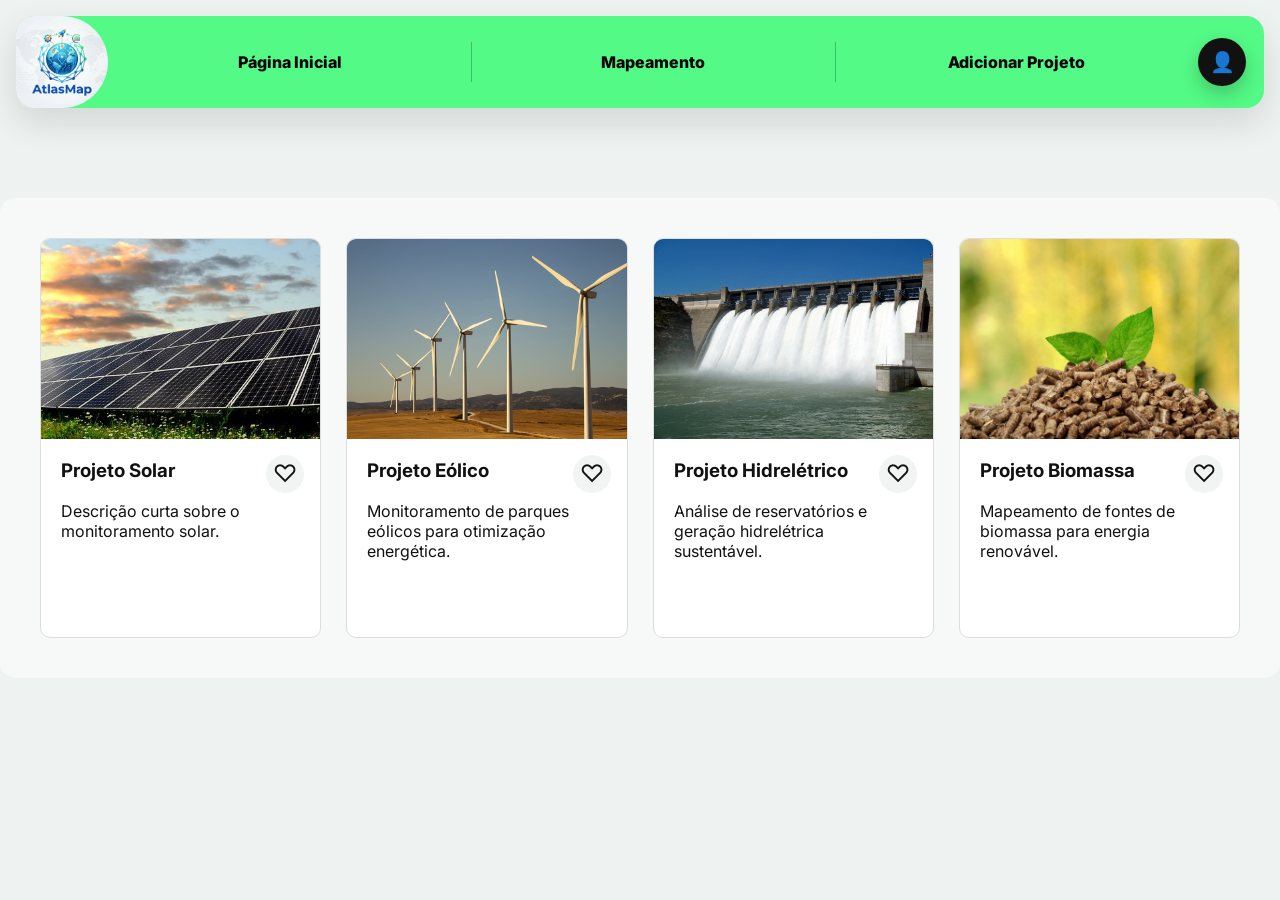
<file: Site/index.html>
<!DOCTYPE html>
<html lang="pt-BR">
<head>
    <meta charset="UTF-8">
    <meta name="viewport" content="width=device-width, initial-scale=1.0">
    <title>AtlasMap</title>
    <link rel="stylesheet" href="style.css">
    <link rel="preconnect" href="https://fonts.googleapis.com">
    <link rel="preconnect" href="https://fonts.gstatic.com" crossorigin>
    <link href="https://fonts.googleapis.com/css2?family=Inter:wght@400;600;700;800&display=swap" rel="stylesheet">
</head>
<body>
    <header class="home-bar">
        <img class="logo-top" src="IMG/AtlasMap.png" alt="AtlasMap">
        <nav class="main-nav" aria-label="Navegação principal">
            <a href="index.html" class="nav-link home-top">Página Inicial</a>
            <a href="mapa.html" class="nav-link map-top">Mapeamento</a>
            <a href="#" class="nav-link map-top" id="add-project-link">Adicionar Projeto</a>
        </nav>
        <button class="profile-trigger" type="button" aria-label="Abrir perfil" aria-expanded="false">
            <span class="profile-icon" aria-hidden="true">👤</span>
        </button>
    </header>

    <aside class="profile-panel" id="profile-panel" aria-hidden="true">
        <div class="profile-panel-header">
            <div>
                <span class="profile-kicker">AtlasMap</span>
                <h2>Perfil do Usuário</h2>
            </div>
            <button class="profile-close" type="button" aria-label="Fechar perfil">×</button>
        </div>

        <div class="profile-user-card">
            <div class="profile-avatar">AM</div>
            <div>
                <strong>Usuário AtlasMap</strong>
                <span>usuario@atlasmap.com</span>
            </div>
        </div>

        <div class="profile-tabs" role="tablist">
            <button class="profile-tab active" type="button" data-tab="my-projects">Meus Projetos</button>
            <button class="profile-tab" type="button" data-tab="liked-projects">Projetos Curtidos</button>
        </div>

        <section class="profile-section active" id="my-projects" data-panel="my-projects">
            <div class="profile-list" id="my-projects-list"></div>
            <button class="add-project-profile" type="button" id="profile-add-project">Adicionar Novo Projeto</button>
        </section>

        <section class="profile-section" id="liked-projects" data-panel="liked-projects">
            <div class="profile-list" id="liked-projects-list"></div>
        </section>
    </aside>
    <div class="panel-overlay" id="panel-overlay" aria-hidden="true"></div>

    <section class="add-project-screen" id="add-project-screen" aria-hidden="true">
        <form class="add-project-form" id="add-project-form">
            <h2 id="project-form-title">Adicionar Projeto</h2>
            <input type="hidden" id="project-edit-id" name="project-edit-id">

            <label for="project-name">Nome do projeto</label>
            <input type="text" id="project-name" name="project-name" required>

            <label for="project-owner">Proprietário</label>
            <input type="text" id="project-owner" name="project-owner" required>

            <label for="project-description">Descrição</label>
            <textarea id="project-description" name="project-description" rows="4" required></textarea>

            <label for="project-coordinates">Coordenadas</label>
            <input type="text" id="project-coordinates" name="project-coordinates" placeholder="Ex: -46.6333, -23.5505" required>

            <button type="submit" class="save-btn" id="project-submit-btn">Salvar</button>
        </form>
    </section>

    <main class="projects-container">
        <section class="projects-grid" aria-label="Projetos em destaque">
            <article class="project-card" data-project-id="solar" data-project-owner="AtlasMap Energia">
                <div class="project-card-image"><img src="IMG/ProjetoSolar.jpg" alt="Projeto Solar"></div>
                <div class="project-card-content">
                    <button class="like-btn" type="button" aria-label="Curtir Projeto Solar" aria-pressed="false">♡</button>
                    <h3>Projeto Solar</h3>
                    <p>Descrição curta sobre o monitoramento solar.</p>
                    <div class="project-details">
                        <hr>
                        <p>Monitoramento detalhado de irradiação e performance das placas.</p>
                        <a class="map-btn" href="mapa.html">Ver no Mapa</a>
                    </div>
                </div>
            </article>

            <article class="project-card" data-project-id="eolico" data-project-owner="AtlasMap Energia">
                <div class="project-card-image"><img src="IMG/ProjetoEolico.png" alt="Projeto Eólico"></div>
                <div class="project-card-content">
                    <button class="like-btn" type="button" aria-label="Curtir Projeto Eólico" aria-pressed="false">♡</button>
                    <h3>Projeto Eólico</h3>
                    <p>Monitoramento de parques eólicos para otimização energética.</p>
                    <div class="project-details">
                        <hr>
                        <p>Análise de ventos e manutenção preditiva de turbinas.</p>
                        <a class="map-btn" href="mapa.html">Ver no Mapa</a>
                    </div>
                </div>
            </article>

            <article class="project-card" data-project-id="hidreletrico" data-project-owner="AtlasMap Energia">
                <div class="project-card-image"><img src="IMG/ProjetoHidreletrico.jpg" alt="Projeto Hidrelétrico"></div>
                <div class="project-card-content">
                    <button class="like-btn" type="button" aria-label="Curtir Projeto Hidrelétrico" aria-pressed="false">♡</button>
                    <h3>Projeto Hidrelétrico</h3>
                    <p>Análise de reservatórios e geração hidrelétrica sustentável.</p>
                    <div class="project-details">
                        <hr>
                        <p>Gestão de vazão e níveis de água para geração eficiente.</p>
                        <a class="map-btn" href="mapa.html">Ver no Mapa</a>
                    </div>
                </div>
            </article>

            <article class="project-card" data-project-id="biomassa" data-project-owner="AtlasMap Energia">
                <div class="project-card-image"><img src="IMG/ProjetoBiomassa.jpg" alt="Projeto Biomassa"></div>
                <div class="project-card-content">
                    <button class="like-btn" type="button" aria-label="Curtir Projeto Biomassa" aria-pressed="false">♡</button>
                    <h3>Projeto Biomassa</h3>
                    <p>Mapeamento de fontes de biomassa para energia renovável.</p>
                    <div class="project-details">
                        <hr>
                        <p>Logística de resíduos orgânicos para geração térmica.</p>
                        <a class="map-btn" href="mapa.html">Ver no Mapa</a>
                    </div>
                </div>
            </article>
        </section>
    </main>

    <script src="js/scripts.js"></script>
</body>
</html>
</file>
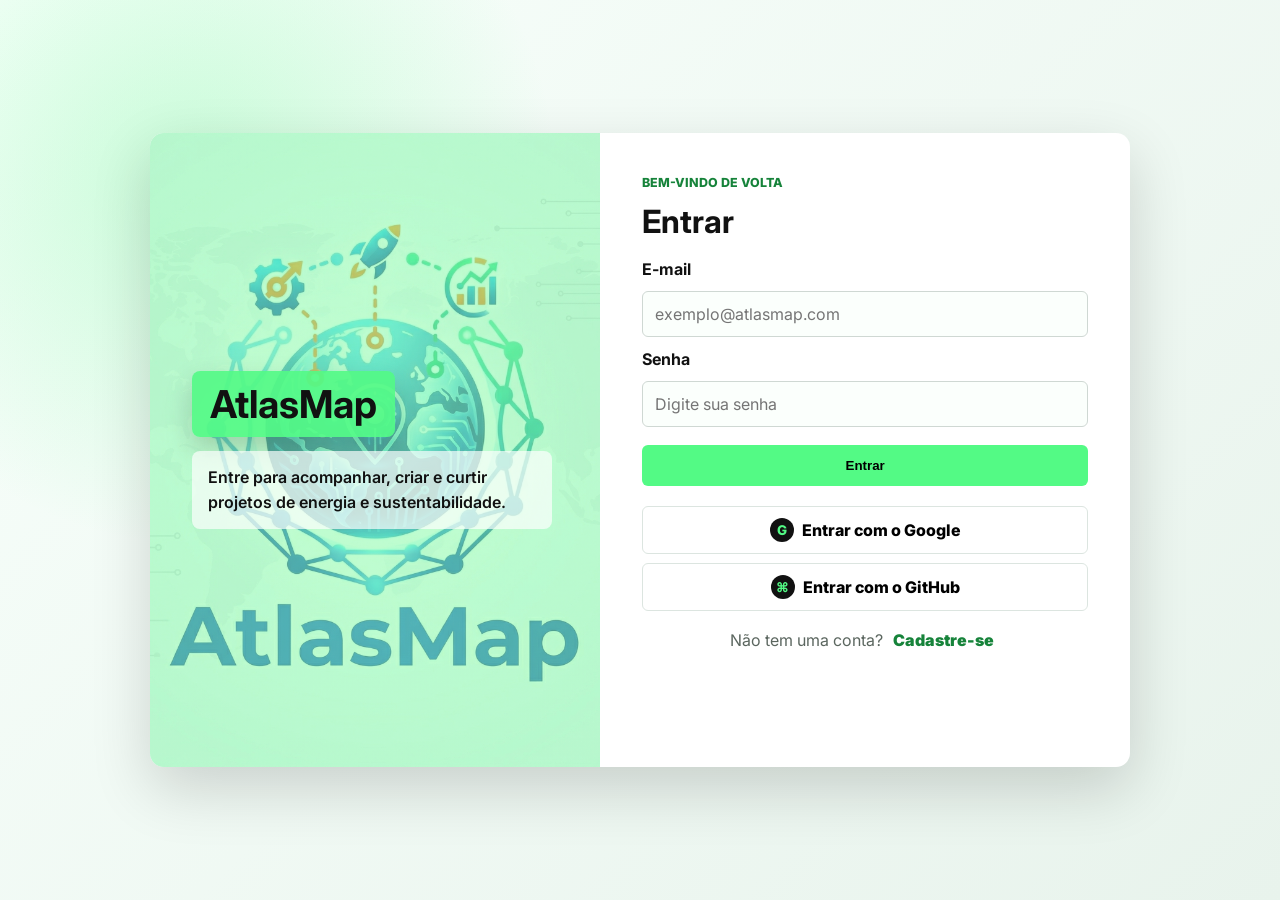
<file: Site/login.html>
<!DOCTYPE html>
<html lang="pt-BR">
<head>
    <meta charset="UTF-8">
    <meta name="viewport" content="width=device-width, initial-scale=1.0">
    <title>AtlasMap - Login</title>
    <link rel="stylesheet" href="style.css">
    <link rel="preconnect" href="https://fonts.googleapis.com">
    <link rel="preconnect" href="https://fonts.gstatic.com" crossorigin>
    <link href="https://fonts.googleapis.com/css2?family=Inter:wght@400;600;700;800&display=swap" rel="stylesheet">
</head>
<body class="auth-body">
    <main class="auth-shell">
        <section class="auth-brand">
            <h1>AtlasMap</h1>
            <p>Entre para acompanhar, criar e curtir projetos de energia e sustentabilidade.</p>
        </section>

        <section class="auth-card" id="auth-card">
            <div class="auth-panels">
                <form class="auth-form login-form active" id="login-form">
                    <span class="auth-kicker">Bem-vindo de volta</span>
                    <h2>Entrar</h2>

                    <label for="login-email">E-mail</label>
                    <input type="email" id="login-email" placeholder="exemplo@atlasmap.com" required>

                    <label for="login-password">Senha</label>
                    <input type="password" id="login-password" placeholder="Digite sua senha" required>

                    <button class="auth-submit" type="submit">Entrar</button>

                    <div class="social-auth">
                        <button type="button"><span>G</span> Entrar com o Google</button>
                        <button type="button"><span>⌘</span> Entrar com o GitHub</button>
                    </div>

                    <p class="auth-switch">Não tem uma conta? <button type="button" id="show-signup">Cadastre-se</button></p>
                </form>

                <form class="auth-form signup-form" id="signup-form">
                    <span class="auth-kicker">Comece agora</span>
                    <h2>Criar conta</h2>

                    <label for="signup-name">Nome Completo</label>
                    <input type="text" id="signup-name" placeholder="Seu nome completo" required>

                    <label for="signup-email">E-mail</label>
                    <input type="email" id="signup-email" placeholder="seuemail@exemplo.com" required>

                    <label for="signup-phone">Número de Telefone</label>
                    <input type="tel" id="signup-phone" placeholder="(15) 99999-9999" required>

                    <label for="signup-password">Senha</label>
                    <input type="password" id="signup-password" placeholder="Crie uma senha" required>

                    <button class="auth-submit" type="submit">Cadastrar</button>
                    <p class="auth-switch">Já tem uma conta? <button type="button" id="show-login">Entrar</button></p>
                </form>
            </div>
            <p class="auth-message" id="auth-message" aria-live="polite"></p>
        </section>
    </main>

    <script src="js/scripts.js"></script>
</body>
</html>
</file>
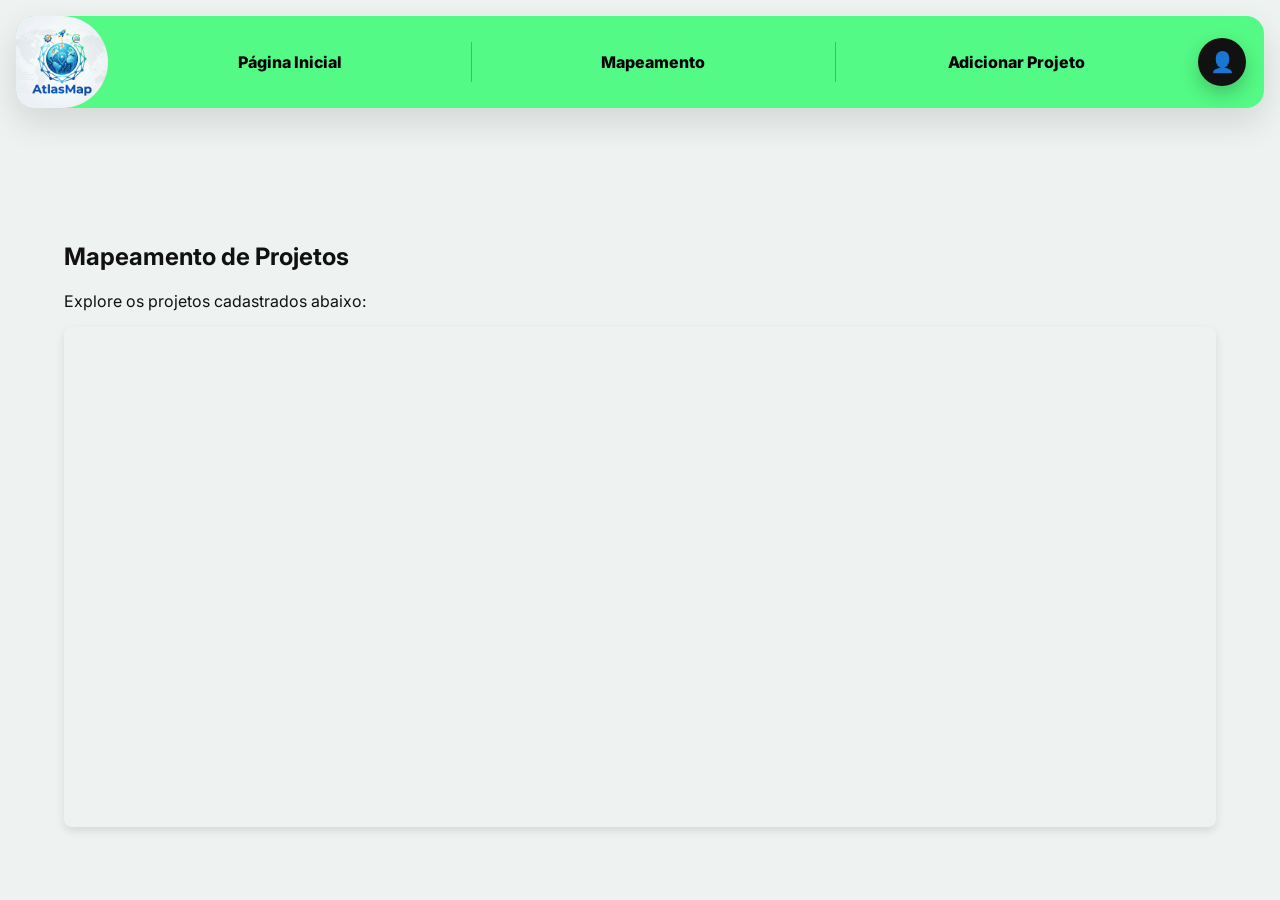
<file: Site/mapa.html>
<!doctype html>
<html lang="pt-BR">
  <head>
    <meta charset="UTF-8" />
    <meta name="viewport" content="width=device-width, initial-scale=1.0" />
    <title>AtlasMap - Mapeamento</title>
    <link rel="stylesheet" href="style.css" />
    <link rel="preconnect" href="https://fonts.googleapis.com" />
    <link rel="preconnect" href="https://fonts.gstatic.com" crossorigin />
    <link href="https://fonts.googleapis.com/css2?family=Inter:wght@400;600;700;800&display=swap" rel="stylesheet" />
    <link href="https://api.mapbox.com/mapbox-gl-js/v3.15.0/mapbox-gl.css" rel="stylesheet" />
    <script src="https://api.mapbox.com/mapbox-gl-js/v3.15.0/mapbox-gl.js"></script>
  </head>

  <body>
    <header class="home-bar">
      <img class="logo-top" src="IMG/AtlasMap.png" alt="AtlasMap Logo" />
      <nav class="main-nav" aria-label="Navegação principal">
        <a href="index.html" class="nav-link home-top">Página Inicial</a>
        <a href="mapa.html" class="nav-link map-top">Mapeamento</a>
        <a href="#" class="nav-link map-top" id="add-project-link">Adicionar Projeto</a>
      </nav>
      <button class="profile-trigger" type="button" aria-label="Abrir perfil" aria-expanded="false">
        <span class="profile-icon" aria-hidden="true">👤</span>
      </button>
    </header>

    <aside class="profile-panel" id="profile-panel" aria-hidden="true">
      <div class="profile-panel-header">
        <div>
          <span class="profile-kicker">AtlasMap</span>
          <h2>Perfil do Usuário</h2>
        </div>
        <button class="profile-close" type="button" aria-label="Fechar perfil">×</button>
      </div>

      <div class="profile-user-card">
        <div class="profile-avatar">AM</div>
        <div>
          <strong>Usuário AtlasMap</strong>
          <span>usuario@atlasmap.com</span>
        </div>
      </div>

      <div class="profile-tabs" role="tablist">
        <button class="profile-tab active" type="button" data-tab="my-projects">Meus Projetos</button>
        <button class="profile-tab" type="button" data-tab="liked-projects">Projetos Curtidos</button>
      </div>

      <section class="profile-section active" id="my-projects" data-panel="my-projects">
        <div class="profile-list" id="my-projects-list"></div>
        <button class="add-project-profile" type="button" id="profile-add-project">Adicionar Novo Projeto</button>
      </section>

      <section class="profile-section" id="liked-projects" data-panel="liked-projects">
        <div class="profile-list" id="liked-projects-list"></div>
      </section>
    </aside>
    <div class="panel-overlay" id="panel-overlay" aria-hidden="true"></div>

    <section class="add-project-screen" id="add-project-screen" aria-hidden="true">
      <form class="add-project-form" id="add-project-form">
        <h2 id="project-form-title">Adicionar Projeto</h2>
        <input type="hidden" id="project-edit-id" name="project-edit-id">

        <label for="project-name">Nome do projeto</label>
        <input type="text" id="project-name" name="project-name" required>

        <label for="project-owner">Proprietário</label>
        <input type="text" id="project-owner" name="project-owner" required>

        <label for="project-description">Descrição</label>
        <textarea id="project-description" name="project-description" rows="4" required></textarea>

        <label for="project-coordinates">Coordenadas</label>
        <input type="text" id="project-coordinates" name="project-coordinates" placeholder="Ex: -46.6333, -23.5505" required>

        <button type="submit" class="save-btn" id="project-submit-btn">Salvar</button>
      </form>
    </section>

    <main class="map-section">
      <h2>Mapeamento de Projetos</h2>
      <p>Explore os projetos cadastrados abaixo:</p>
      <div id="map"></div>
    </main>

    <script src="js/scripts.js"></script>
  </body>
</html>
</file>
<file: Site/style.css>
* {
    box-sizing: border-box;
}

body {
    margin: 0;
    background: #eef2f0;
    color: #111;
    font-family: 'Inter', Arial, sans-serif;
}

.home-bar {
    width: min(1420px, calc(100% - 32px));
    min-height: 92px;
    margin: 16px auto;
    padding: 0 18px 0 0;
    background-color: #53fa85;
    display: flex;
    align-items: center;
    color: #000;
    border-radius: 18px;
    box-shadow: 0 14px 34px rgba(17, 17, 17, 0.12);
}

.logo-top {
    width: 92px;
    height: 92px;
    object-fit: cover;
    border-radius: 18px 48px 48px 18px;
    flex: 0 0 auto;
}

.main-nav {
    flex: 1;
    display: flex;
    align-items: stretch;
    min-height: 92px;
}

.nav-link {
    text-decoration: none;
    color: inherit;
    display: flex;
    justify-content: center;
    align-items: center;
    flex: 1;
    padding: 0 18px;
    font-weight: 800;
    position: relative;
    transition: background-color 0.25s ease, transform 0.25s ease, color 0.25s ease;
}

.nav-link:hover {
    background-color: rgba(255, 255, 255, 0.2);
    color: #12341d;
}

.nav-link + .nav-link::before {
    content: "";
    position: absolute;
    left: 0;
    top: 28%;
    width: 1px;
    height: 44%;
    background: rgba(0, 0, 0, 0.24);
}

.profile-trigger,
.profile-close,
.like-btn {
    border: 0;
    cursor: pointer;
    font: inherit;
}

.profile-trigger {
    width: 48px;
    height: 48px;
    border-radius: 50%;
    display: grid;
    place-items: center;
    background: #111;
    color: #53fa85;
    box-shadow: 0 8px 18px rgba(17, 17, 17, 0.22);
    transition: transform 0.25s ease, background-color 0.25s ease;
}

.profile-trigger:hover {
    transform: translateY(-2px);
    background: #202020;
}

.profile-icon {
    font-size: 20px;
    line-height: 1;
}

.projects-container {
    background-color: #f7f9f8;
    border-radius: 15px;
    padding: 40px;
    max-width: 1400px;
    margin: 20px auto;
}

.projects-grid {
    display: grid;
    grid-template-columns: repeat(auto-fit, minmax(280px, 1fr));
    gap: 25px;
}

.project-card {
    border: 1px solid #ddd;
    border-radius: 10px;
    background: #fff;
    cursor: pointer;
    display: flex;
    flex-direction: column;
    height: 400px;
    transition: transform 0.45s cubic-bezier(0.4, 0, 0.2, 1), box-shadow 0.45s ease, border-color 0.45s ease;
    z-index: 1;
    overflow: hidden;
    transform-origin: right center;
}

.project-card:hover {
    transform: translateY(-5px);
    box-shadow: 0 5px 15px rgba(0, 0, 0, 0.1);
}

.project-card.active {
    position: relative;
    z-index: 20;
    transform: scale(1.08) translateX(-6px);
    box-shadow: 0 15px 35px rgba(0, 0, 0, 0.26);
    border-color: #53fa85;
    height: auto;
    min-height: 450px;
}

.project-card-image {
    width: 100%;
    height: 200px;
    flex-shrink: 0;
}

.project-card-image img {
    width: 100%;
    height: 100%;
    object-fit: cover;
}

.project-card-content {
    position: relative;
    padding: 20px;
    flex-grow: 1;
}

.project-card-content h3 {
    padding-right: 44px;
    margin-top: 0;
}

.like-btn {
    position: absolute;
    top: 16px;
    right: 16px;
    width: 38px;
    height: 38px;
    border-radius: 50%;
    background: #f1f4f2;
    color: #111;
    display: grid;
    place-items: center;
    font-size: 24px;
    line-height: 1;
    transition: transform 0.22s ease, background-color 0.22s ease, color 0.22s ease;
}

.like-btn:hover {
    transform: scale(1.08);
}

.like-btn.liked {
    background: #111;
    color: #53fa85;
}

.project-details {
    max-height: 0;
    opacity: 0;
    transition: max-height 0.4s ease, opacity 0.4s ease, margin-top 0.4s ease;
    overflow: hidden;
}

.project-card.active .project-details {
    max-height: 500px;
    opacity: 1;
    margin-top: 15px;
}

.map-btn,
.save-btn,
.add-project-profile,
.profile-login-btn,
.profile-edit-btn,
.auth-submit {
    background-color: #53fa85;
    border: none;
    border-radius: 6px;
    color: #000;
    cursor: pointer;
    font-weight: 800;
    text-decoration: none;
    transition: transform 0.22s ease, box-shadow 0.22s ease, background-color 0.22s ease;
}

.map-btn {
    display: block;
    text-align: center;
    padding: 11px;
    width: 100%;
    margin-top: 10px;
}

.map-btn:hover,
.save-btn:hover,
.add-project-profile:hover,
.profile-login-btn:hover,
.profile-edit-btn:hover,
.auth-submit:hover {
    transform: translateY(-1px);
    box-shadow: 0 8px 18px rgba(83, 250, 133, 0.32);
}

.add-project-screen {
    display: grid;
    grid-template-rows: 0fr;
    max-width: 720px;
    margin: 20px auto;
    padding: 0 32px;
    opacity: 0;
    transform: translateY(-8px);
    transition: grid-template-rows 0.35s ease, opacity 0.35s ease, transform 0.35s ease, padding 0.35s ease;
}

.add-project-screen.active {
    grid-template-rows: 1fr;
    padding: 32px;
    opacity: 1;
    transform: translateY(0);
}

.add-project-form {
    min-height: 0;
    overflow: hidden;
    display: flex;
    flex-direction: column;
    gap: 12px;
    background-color: #fff;
    border: 1px solid #ddd;
    border-radius: 10px;
    padding: 24px;
}

.add-project-form h2 {
    margin: 0 0 8px;
}

.add-project-form label,
.auth-form label {
    font-weight: 700;
}

.add-project-form input,
.add-project-form textarea,
.auth-form input {
    width: 100%;
    border: 1px solid #cfd8d3;
    border-radius: 6px;
    padding: 12px;
    font: inherit;
    background: #fbfffc;
    transition: border-color 0.2s ease, box-shadow 0.2s ease;
}

.add-project-form input:focus,
.add-project-form textarea:focus,
.auth-form input:focus {
    outline: 0;
    border-color: #53fa85;
    box-shadow: 0 0 0 4px rgba(83, 250, 133, 0.2);
}

.add-project-form textarea {
    resize: vertical;
}

.save-btn {
    padding: 12px;
    margin-top: 8px;
}

.profile-panel {
    position: fixed;
    top: 0;
    right: 0;
    width: min(420px, calc(100% - 28px));
    height: 100vh;
    background: #fff;
    z-index: 1000;
    padding: 26px;
    box-shadow: -20px 0 48px rgba(0, 0, 0, 0.22);
    transform: translateX(105%);
    opacity: 0;
    transition: transform 0.36s ease, opacity 0.36s ease;
    display: flex;
    flex-direction: column;
    gap: 18px;
}

.profile-panel.open {
    transform: translateX(0);
    opacity: 1;
}

.panel-overlay {
    position: fixed;
    inset: 0;
    background: rgba(0, 0, 0, 0.36);
    z-index: 900;
    opacity: 0;
    pointer-events: none;
    transition: opacity 0.3s ease;
}

.panel-overlay.open {
    opacity: 1;
    pointer-events: auto;
}

.profile-panel-header {
    display: flex;
    justify-content: space-between;
    align-items: flex-start;
    gap: 16px;
}

.profile-panel-header h2 {
    margin: 4px 0 0;
}

.profile-kicker,
.auth-kicker {
    color: #16833a;
    font-size: 0.78rem;
    font-weight: 800;
    letter-spacing: 0;
    text-transform: uppercase;
}

.profile-close {
    width: 38px;
    height: 38px;
    border-radius: 50%;
    background: #f1f4f2;
    font-size: 26px;
}

.profile-user-card {
    display: flex;
    gap: 12px;
    align-items: center;
    padding: 14px;
    border-radius: 8px;
    background: #f5f8f6;
}

.profile-avatar {
    width: 48px;
    height: 48px;
    border-radius: 50%;
    background: #53fa85;
    display: grid;
    place-items: center;
    font-weight: 900;
}

.profile-user-card span {
    display: block;
    color: #5b665f;
    font-size: 0.92rem;
}

.profile-login-btn {
    display: inline-flex;
    align-items: center;
    justify-content: center;
    padding: 10px 14px;
    margin-top: 10px;
    font-size: 0.92rem;
}

.profile-tabs {
    display: grid;
    grid-template-columns: 1fr 1fr;
    gap: 8px;
}

.profile-tab {
    border: 1px solid #dbe4df;
    border-radius: 6px;
    background: #fff;
    cursor: pointer;
    font: inherit;
    font-weight: 800;
    padding: 11px 8px;
    transition: background-color 0.22s ease, border-color 0.22s ease;
}

.profile-tab.active {
    background: #53fa85;
    border-color: #53fa85;
}

.profile-section {
    display: none;
    min-height: 0;
}

.profile-section.active {
    display: block;
    animation: fadeUp 0.26s ease both;
}

.profile-list {
    display: grid;
    gap: 10px;
    max-height: 52vh;
    overflow: auto;
    padding-right: 4px;
}

.profile-project {
    border: 1px solid #e0e7e3;
    border-radius: 8px;
    padding: 12px;
    background: #fbfffc;
}

.profile-project strong {
    display: block;
    margin-bottom: 4px;
}

.profile-project span,
.profile-empty {
    color: #5c6860;
    font-size: 0.92rem;
    line-height: 1.45;
}

.profile-project-actions {
    display: flex;
    gap: 8px;
    margin-top: 10px;
}

.profile-edit-btn {
    padding: 8px 12px;
    font-size: 0.86rem;
}

.add-project-profile {
    width: 100%;
    padding: 12px;
    margin-top: 14px;
}

.map-section {
    padding: 24px;
    max-width: 1200px;
    margin: 0 auto;
}

#map {
    width: 100%;
    height: 500px;
    border-radius: 8px;
    box-shadow: 0 4px 10px rgba(0, 0, 0, 0.1);
}

.auth-body {
    min-height: 100vh;
    display: grid;
    place-items: center;
    padding: 28px;
    background:
        radial-gradient(circle at 15% 20%, rgba(83, 250, 133, 0.28), transparent 28%),
        linear-gradient(135deg, #f8fffb 0%, #e8f3ec 100%);
}

.auth-shell {
    width: min(980px, 100%);
    display: grid;
    grid-template-columns: 0.85fr 1fr;
    background: #fff;
    border-radius: 14px;
    overflow: hidden;
    box-shadow: 0 22px 60px rgba(0, 0, 0, 0.16);
}

.auth-brand {
    position: relative;
    isolation: isolate;
    background:
        linear-gradient(rgba(83, 250, 133, 0.46), rgba(83, 250, 133, 0.46)),
        url("IMG/AtlasMap.png") center / cover no-repeat;
    padding: 42px;
    display: flex;
    flex-direction: column;
    justify-content: center;
    overflow: hidden;
}

.auth-brand::before {
    content: "";
    position: absolute;
    inset: 0;
    background: rgba(255, 255, 255, 0.18);
    z-index: -1;
}

.auth-brand img {
    width: 92px;
    height: 92px;
    object-fit: cover;
    border-radius: 18px;
    background: #fff;
    margin-bottom: 22px;
}

.auth-brand h1 {
    align-self: flex-start;
    margin: 0 0 14px;
    padding: 10px 18px;
    border-radius: 8px;
    background: rgba(83, 250, 133, 0.9);
    box-shadow: 0 12px 28px rgba(0, 0, 0, 0.18);
    font-size: 2.4rem;
}

.auth-brand p {
    max-width: 360px;
    margin: 0;
    padding: 14px 16px;
    border-radius: 8px;
    background: rgba(255, 255, 255, 0.68);
    line-height: 1.55;
    font-weight: 600;
}

.auth-card {
    position: relative;
    padding: 42px;
    min-height: 600px;
}

.auth-panels {
    position: relative;
    min-height: 520px;
}

.auth-form {
    position: absolute;
    inset: 0;
    display: flex;
    flex-direction: column;
    gap: 12px;
    opacity: 0;
    pointer-events: none;
    transform: translateX(24px);
    transition: opacity 0.32s ease, transform 0.32s ease;
}

.auth-form.active {
    opacity: 1;
    pointer-events: auto;
    transform: translateX(0);
}

.auth-form h2 {
    margin: 0 0 6px;
    font-size: 2rem;
}

.auth-submit {
    padding: 13px;
    margin-top: 6px;
}

.social-auth {
    display: grid;
    grid-template-columns: 1fr;
    gap: 9px;
    margin-top: 8px;
}

.social-auth button {
    border: 1px solid #dce5e0;
    border-radius: 6px;
    background: #fff;
    cursor: pointer;
    font: inherit;
    font-weight: 800;
    padding: 11px;
    display: flex;
    align-items: center;
    justify-content: center;
    gap: 8px;
}

.social-auth span {
    width: 24px;
    height: 24px;
    border-radius: 50%;
    background: #111;
    color: #53fa85;
    display: grid;
    place-items: center;
    font-size: 0.84rem;
}

.auth-switch {
    margin: 6px 0 0;
    text-align: center;
    color: #5b665f;
}

.auth-switch button {
    border: 0;
    background: transparent;
    color: #16833a;
    cursor: pointer;
    font: inherit;
    font-weight: 900;
}

.auth-message {
    min-height: 22px;
    margin: 8px 0 0;
    color: #16833a;
    font-weight: 800;
    text-align: center;
}

@keyframes fadeUp {
    from {
        opacity: 0;
        transform: translateY(8px);
    }
    to {
        opacity: 1;
        transform: translateY(0);
    }
}

@media (max-width: 760px) {
    .home-bar {
        align-items: stretch;
        min-height: auto;
        padding: 0;
        flex-wrap: wrap;
    }

    .logo-top {
        width: 78px;
        height: 78px;
    }

    .main-nav {
        order: 3;
        width: 100%;
        min-height: auto;
        flex-direction: column;
    }

    .nav-link {
        min-height: 48px;
        border-top: 1px solid rgba(0, 0, 0, 0.14);
    }

    .nav-link + .nav-link::before {
        display: none;
    }

    .profile-trigger {
        margin: 15px 15px 0 auto;
    }

    .projects-container {
        padding: 18px;
        margin: 16px;
    }

    .project-card.active {
        transform: none;
    }

    .auth-shell {
        grid-template-columns: 1fr;
    }

    .auth-brand,
    .auth-card {
        padding: 28px;
    }

    .auth-card {
        min-height: 650px;
    }
}
</file>
